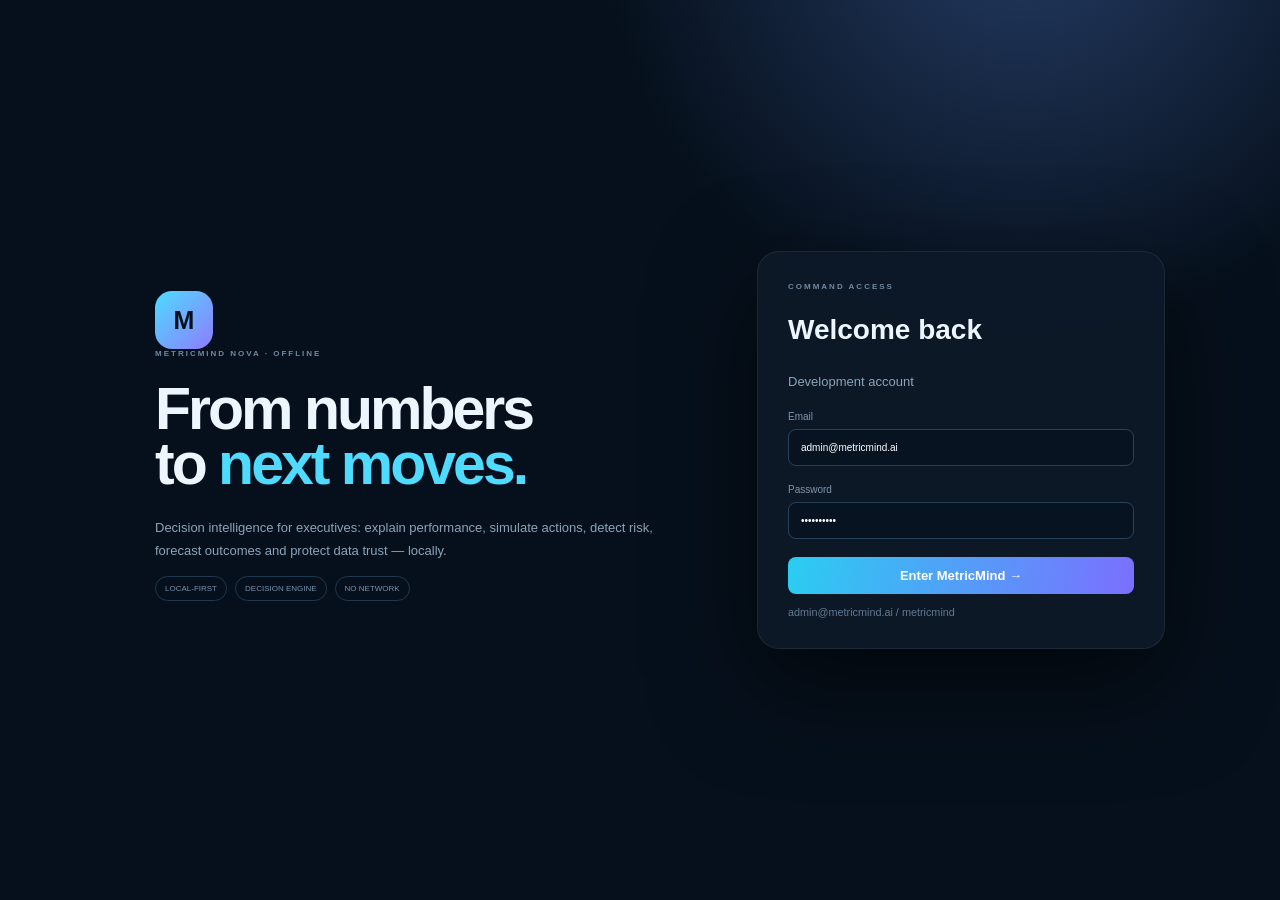
<file: web/index.html>
<!doctype html>
<html><head><meta charset="utf-8"><meta name="viewport" content="width=device-width,initial-scale=1">
<title>MetricMind NOVA</title><link rel="stylesheet" href="styles.css"></head><body>
<div id="login" class="login"><div class="login-grid">
<div class="hero-copy"><div class="mark">M</div><div class="eyebrow">METRICMIND NOVA · OFFLINE</div>
<h1>From numbers<br>to <span>next moves.</span></h1><p>Decision intelligence for executives: explain performance, simulate actions, detect risk, forecast outcomes and protect data trust — locally.</p>
<div class="pills"><span>LOCAL-FIRST</span><span>DECISION ENGINE</span><span>NO NETWORK</span></div></div>
<div class="login-card"><div class="eyebrow">COMMAND ACCESS</div><h2>Welcome back</h2><p class="muted">Development account</p>
<label>Email<input id="email" value="admin@metricmind.ai"></label><label>Password<input id="pass" type="password" value="metricmind"></label>
<button class="primary full" onclick="login()">Enter MetricMind →</button><small>admin@metricmind.ai / metricmind</small></div></div></div>

<div id="shell" class="hidden"><aside class="sidebar"><div class="brand"><div class="mini">M</div><b>MetricMind<small>NOVA</small></b></div>
<div class="navtitle">DECIDE</div>
<button class="nav active" onclick="page('command',this)">⌂ Command Center</button><button class="nav" onclick="page('analyst',this)">✦ AI Analyst</button>
<button class="nav" onclick="page('scenario',this)">◈ Scenario Lab</button><button class="nav" onclick="page('actions',this)">◎ Action Board</button>
<div class="navtitle">UNDERSTAND</div><button class="nav" onclick="page('root',this)">⌁ Root Cause Map</button><button class="nav" onclick="page('forecast',this)">↗ Forecast</button><button class="nav" onclick="page('alerts',this)">⚠ Signal Radar</button>
<div class="navtitle">TRUST</div><button class="nav" onclick="page('trust',this)">✓ Data Trust</button><button class="nav" onclick="page('lineage',this)">⌘ Metric Lineage</button><button class="nav" onclick="page('audit',this)">▤ Audit Trail</button>
<div class="sidebottom">● LOCAL ENGINE<br><small>No network dependency</small><button class="signout" onclick="location.reload()">Sign out</button></div></aside>

<main class="main"><header><div><div class="eyebrow">DECISION INTELLIGENCE</div><h2 id="title">Command Center</h2></div><div class="live">● LOCAL / LIVE <button class="ghost" onclick="exportCSV()">Export Data</button></div></header>

<section id="command" class="view"><div class="filters"><select id="region" onchange="render()"><option>All regions</option></select><select id="category" onchange="render()"><option>All categories</option></select><button class="ghost" onclick="resetFilters()">Reset</button><span class="filter-note">Decision view updates locally</span></div>
<div class="health-strip"><div><span>DATA FRESHNESS</span><b>LOCAL DATASET</b><small>Ready · 0 network calls</small></div><div><span>PROFIT TARGET</span><b>25%</b><small id="targetState">Monitoring</small></div><div><span>ALERTS</span><b id="alertCount">—</b><small>Priority signals</small></div><div><span>RECOMMENDATION</span><b id="recState">—</b><small>Next best move</small></div></div>
<div class="kpis"><div><span>Revenue</span><b id="revenue">—</b></div><div><span>Profit</span><b id="profit">—</b></div><div><span>Margin</span><b id="margin">—</b></div><div><span>Units</span><b id="units">—</b></div><div><span>Discount leakage</span><b id="disc">—</b></div><div><span>Trust</span><b>96%</b></div></div>
<div class="decision"><div><div class="eyebrow green">✦ DECISION SIGNAL</div><h2 id="signal">—</h2><p id="signalText" class="muted">—</p></div><strong id="impact">—</strong></div>
<div class="exec-grid"><div class="panel"><div class="eyebrow">EXECUTIVE READOUT</div><h3 id="execHeadline">—</h3><p id="execBody" class="muted">—</p><button class="ghost" onclick="page('actions',document.querySelectorAll('.nav')[3])">Open Action Board →</button></div><div class="panel"><div class="eyebrow">TARGET GAP</div><div id="targetGap" class="gap-score">—</div><p id="targetGapText" class="muted">—</p></div><div class="panel"><div class="eyebrow">DECISION CONFIDENCE</div><div id="decisionConfidence" class="gap-score">—</div><p class="muted">Based on data completeness, signal strength and rule consistency.</p></div></div>
<div class="grid"><div class="panel"><div class="eyebrow">PERFORMANCE</div><h3>Revenue trajectory</h3><div id="trend" class="bars"></div></div>
<div class="panel"><div class="eyebrow">PORTFOLIO</div><h3>Category economics</h3><div id="cats" class="bars"></div></div></div>
<div class="grid"><div class="panel"><div class="eyebrow">MARKETS</div><h3>Regional performance</h3><div id="regions" class="bars"></div></div>
<div class="panel"><div class="eyebrow">TOP MARKETS</div><h3>Country leaderboard</h3><div id="countries"></div></div></div></section>

<section id="analyst" class="view hidden"><div class="intro"><div class="eyebrow">CONVERSATIONAL INTELLIGENCE</div><h1>Ask the company data.</h1><p class="muted">Common business questions are interpreted and calculated locally.</p></div>
<div class="panel"><div class="ask"><input id="question" placeholder="Which region has the strongest margin?"><button class="primary" onclick="ask()">Analyze →</button></div>
<div class="suggest"><button onclick="askq('Which region has the strongest margin?')">Strongest margin</button><button onclick="askq('Which category drives revenue?')">Revenue driver</button><button onclick="askq('Where is discount leakage highest?')">Discount leakage</button><button onclick="askq('Which country needs attention?')">Risk market</button><button onclick="askq('What should management do next?')">Next move</button></div>
<div id="answer" class="answer">Your governed answer will appear here.</div></div></section>

<section id="scenario" class="view hidden"><div class="intro"><div class="eyebrow">WHAT-IF DECISION ENGINE</div><h1>Scenario Lab.</h1><p class="muted">Change business levers before taking action.</p></div>
<div class="scenario"><div class="panel"><label>Price change <output id="po">0%</output><input id="ps" type="range" min="-15" max="20" value="0"></label>
<label>Discount change <output id="do">0%</output><input id="ds" type="range" min="-10" max="10" value="0"></label>
<label>Volume change <output id="vo">0%</output><input id="vs" type="range" min="-20" max="30" value="0"></label>
<button class="primary full" onclick="runScenario()">Run scenario</button><div id="scenarioText" class="answer">Adjust the levers and run a scenario.</div></div>
<div class="panel"><div class="compare"><div><span>BASELINE</span><b id="base">—</b></div><i>→</i><div><span>SCENARIO</span><b id="sc">—</b></div></div><div class="three"><div>Profit<b id="sp">—</b></div><div>Margin<b id="sm">—</b></div><div>Profit Δ<b id="sd">—</b></div></div><div class="eyebrow matrix-title">SENSITIVITY SNAPSHOT</div><div id="scenarioMatrix" class="matrix"></div></div></div></section>

<section id="actions" class="view hidden"><div class="intro"><div class="eyebrow">PRESCRIPTIVE LAYER</div><h1>Action Board.</h1><p class="muted">Prioritized next moves from the current data profile.</p></div><div id="actionsBox" class="cards"></div></section>

<section id="root" class="view hidden"><div class="intro"><div class="eyebrow">CAUSAL EXPLORATION</div><h1>Root Cause Map.</h1><p class="muted">Follow evidence from KPI movement to business drivers.</p></div><div class="grid"><div class="panel center" id="rootMap"></div><div class="panel"><div class="eyebrow">IMPACT</div><div id="rootScore" class="score">—</div><div id="rootText" class="answer"></div></div></div><div class="panel root-evidence"><div class="eyebrow">EVIDENCE STACK</div><div id="rootEvidence" class="evidence-grid"></div></div></section>

<section id="forecast" class="view hidden"><div class="intro"><div class="eyebrow">PREDICTIVE LAYER</div><h1>Forecast Studio.</h1><p class="muted">Transparent baseline with visible assumptions.</p></div><div class="panel"><div class="forecastHead"><div>METHOD<b>Trend-adjusted run rate</b></div><div>HORIZON<b>3 periods</b></div><div>CONFIDENCE<b>Baseline</b></div></div><div id="forecastChart" class="forecast"></div><div id="forecastRows"></div><div class="forecast-note"><b>Forecast guardrail:</b> baseline only. No model is claimed until historical backtesting is available. <span id="forecastRange">—</span></div></div></section>

<section id="alerts" class="view hidden"><div class="intro"><div class="eyebrow">EARLY WARNING SYSTEM</div><h1>Signal Radar.</h1></div><div id="alertsBox" class="cards"></div></section>

<section id="trust" class="view hidden"><div class="intro"><div class="eyebrow">GOVERNANCE</div><h1>Data Trust Center.</h1><p class="muted">Quality, completeness and calculation integrity.</p></div>
<div class="trustTop"><div class="trustScore"><span>TRUST SCORE</span><b id="tscore">96%</b><small id="tlabel">HEALTHY</small></div><div class="panel" id="tsummary"></div></div><div id="checks" class="trustGrid"></div><div class="panel trust-profile"><div class="eyebrow">DATA PROFILE</div><div id="trustProfile" class="profile-grid"></div></div></section>

<section id="lineage" class="view hidden"><div class="intro"><div class="eyebrow">METRIC GOVERNANCE</div><h1>Metric Lineage.</h1></div>
<div class="lineage"><div>RAW DATA</div><i>↓</i><div>VALIDATED DATA</div><i>↓</i><div>GOVERNED METRICS</div><i>↓</i><div>DECISION KPI</div></div>
<div class="grid"><div class="panel"><h3>Revenue</h3><p class="muted">Σ transaction revenue</p><code>revenue = units × price</code></div><div class="panel"><h3>Profit</h3><p class="muted">Net revenue minus cost and shipping</p><code>profit = net_revenue − cost − shipping</code></div><div class="panel"><h3>Margin</h3><p class="muted">Profit efficiency</p><code>margin = profit / net_revenue</code></div><div class="panel"><h3>Discount Leakage</h3><p class="muted">Revenue given away</p><code>discount_rate = discount / revenue</code></div></div></section>

<section id="audit" class="view hidden"><div class="intro"><div class="eyebrow">ACCOUNTABILITY</div><h1>Audit Trail.</h1></div><div class="panel" id="auditBox">No activity yet.</div></section>
</main></div>

<script>
const DATA=[{"transaction_id":"TX00001","month":"2026-01","region":"Europe","country":"France","category":"Office","product":"Scanner","units":93,"revenue":22509.34,"discount":1968.72,"net_revenue":20540.62,"cost":16174.31,"shipping":698.09,"profit":3668.22},{"transaction_id":"TX00002","month":"2026-01","region":"Europe","country":"United Kingdom","category":"Clothing","product":"Jacket","units":112,"revenue":6396.89,"discount":317.82,"net_revenue":6079.07,"cost":4172.31,"shipping":108.03,"profit":1798.73},{"transaction_id":"TX00003","month":"2026-01","region":"Europe","country":"United Kingdom","category":"Electronics","product":"Laptop","units":67,"revenue":48131.34,"discount":3806.95,"net_revenue":44324.39,"cost":33631.57,"shipping":1756.82,"profit":8936.0},{"transaction_id":"TX00004","month":"2026-01","region":"Asia","country":"Singapore","category":"Office","product":"Printer","units":100,"revenue":13201.35,"discount":1269.4,"net_revenue":11931.95,"cost":7542.32,"shipping":252.87,"profit":4136.76},{"transaction_id":"TX00005","month":"2026-01","region":"North America","country":"United States","category":"Office","product":"Printer","units":32,"revenue":13506.62,"discount":640.67,"net_revenue":12865.95,"cost":8506.66,"shipping":289.18,"profit":4070.11},{"transaction_id":"TX00006","month":"2026-01","region":"Middle East","country":"UAE","category":"Electronics","product":"Headphones","units":111,"revenue":20674.41,"discount":1527.91,"net_revenue":19146.5,"cost":14182.36,"shipping":791.13,"profit":4173.01},{"transaction_id":"TX00007","month":"2026-01","region":"North America","country":"United States","category":"Office","product":"Paper","units":83,"revenue":50212.26,"discount":1811.98,"net_revenue":48400.28,"cost":37306.54,"shipping":2444.33,"profit":8649.41},{"transaction_id":"TX00008","month":"2026-01","region":"Asia","country":"Japan","category":"Office","product":"Printer","units":76,"revenue":23677.2,"discount":2357.95,"net_revenue":21319.25,"cost":13572.86,"shipping":342.67,"profit":7403.72},{"transaction_id":"TX00009","month":"2026-01","region":"Europe","country":"United Kingdom","category":"Office","product":"Scanner","units":12,"revenue":4582.49,"discount":293.44,"net_revenue":4289.05,"cost":3118.33,"shipping":102.43,"profit":1068.29},{"transaction_id":"TX00010","month":"2026-01","region":"Asia","country":"Singapore","category":"Electronics","product":"Headphones","units":35,"revenue":17511.71,"discount":1227.92,"net_revenue":16283.79,"cost":12187.03,"shipping":460.75,"profit":3636.01},{"transaction_id":"TX00011","month":"2026-01","region":"Asia","country":"India","category":"Electronics","product":"Headphones","units":33,"revenue":3255.56,"discount":277.03,"net_revenue":2978.53,"cost":2187.0,"shipping":89.34,"profit":702.19},{"transaction_id":"TX00012","month":"2026-01","region":"North America","country":"United States","category":"Office","product":"Paper","units":32,"revenue":22219.23,"discount":1494.05,"net_revenue":20725.18,"cost":15767.56,"shipping":717.85,"profit":4239.77},{"transaction_id":"TX00013","month":"2026-01","region":"Europe","country":"Germany","category":"Clothing","product":"Shoes","units":83,"revenue":8391.95,"discount":708.47,"net_revenue":7683.48,"cost":5635.67,"shipping":263.75,"profit":1784.06},{"transaction_id":"TX00014","month":"2026-01","region":"North America","country":"Canada","category":"Home & Garden","product":"Desk","units":16,"revenue":5344.03,"discount":179.83,"net_revenue":5164.2,"cost":2878.33,"shipping":147.3,"profit":2138.57},{"transaction_id":"TX00015","month":"2026-01","region":"Europe","country":"United Kingdom","category":"Office","product":"Printer","units":18,"revenue":4009.01,"discount":387.71,"net_revenue":3621.3,"cost":2431.37,"shipping":159.86,"profit":1030.07},{"transaction_id":"TX00016","month":"2026-01","region":"Europe","country":"France","category":"Clothing","product":"Shoes","units":59,"revenue":26839.19,"discount":1451.64,"net_revenue":25387.55,"cost":17397.7,"shipping":1243.32,"profit":6746.53},{"transaction_id":"TX00017","month":"2026-01","region":"Europe","country":"United Kingdom","category":"Home & Garden","product":"Desk","units":29,"revenue":16410.81,"discount":341.65,"net_revenue":16069.16,"cost":11430.39,"shipping":854.22,"profit":3784.55},{"transaction_id":"TX00018","month":"2026-01","region":"Asia","country":"Singapore","category":"Home & Garden","product":"Desk","units":94,"revenue":20782.84,"discount":2004.59,"net_revenue":18778.25,"cost":12117.13,"shipping":794.81,"profit":5866.31}];
const $=id=>document.getElementById(id),sum=(a,k)=>a.reduce((s,x)=>s+Number(x[k]||0),0);const group=(a,k)=>a.reduce((m,x)=>((m[x[k]]??=[]).push(x),m),{});const money=n=>'$'+Math.round(n).toLocaleString(),pct=n=>Number(n).toFixed(1)+'%';let audit=[];
function login(){if($('email').value.toLowerCase()==='admin@metricmind.ai'&&$('pass').value==='metricmind'){$('login').classList.add('hidden');$('shell').classList.remove('hidden');render();log('Signed into local command center')}else alert('Invalid credentials')}
function page(id,btn){document.querySelectorAll('.view').forEach(x=>x.classList.add('hidden'));$(id).classList.remove('hidden');document.querySelectorAll('.nav').forEach(x=>x.classList.remove('active'));if(btn)btn.classList.add('active');$('title').textContent=btn?btn.textContent.trim():id;if(id==='root')root();if(id==='forecast')forecast();if(id==='actions')actions();if(id==='alerts')alerts();if(id==='trust')trust();if(id==='audit')auditView()}
function filt(){let r=$('region').value,c=$('category').value;return DATA.filter(x=>(r==='All regions'||x.region===r)&&(c==='All categories'||x.category===c))}
function bars(id,vals){let mx=Math.max(...vals.map(x=>x[1]),1);$(id).innerHTML=vals.map(x=>`<div class="barwrap"><div class="bar" style="height:${Math.max(8,x[1]/mx*88)}%"></div><small>${x[0]}</small></div>`).join('')}
function resetFilters(){$('region').value='All regions';$('category').value='All categories';render();log('Filters reset')}
function render(){let a=filt(),rev=sum(a,'revenue'),profit=sum(a,'profit'),net=sum(a,'net_revenue'),disc=sum(a,'discount'),margin=profit/net*100,discRate=disc/rev*100;$('revenue').textContent=money(rev);$('profit').textContent=money(profit);$('margin').textContent=pct(margin);$('units').textContent=sum(a,'units').toLocaleString();$('disc').textContent=pct(discRate);let rg=group(a,'region'),cg=group(a,'category'),ct=group(a,'country');bars('trend',Object.entries(group(a,'month')).sort().map(([k,v])=>[k,sum(v,'revenue')]));bars('cats',Object.entries(cg).map(([k,v])=>[k,sum(v,'revenue')]));bars('regions',Object.entries(rg).map(([k,v])=>[k,sum(v,'revenue')]));let cs=Object.entries(ct).map(([k,v])=>[k,sum(v,'revenue')]).sort((a,b)=>b[1]-a[1]);$('countries').innerHTML=cs.slice(0,8).map((x,i)=>`<div class="row"><span>${String(i+1).padStart(2,'0')}</span><b>${x[0]}<small>${money(x[1])}</small></b></div>`).join('');let rs=Object.entries(rg).map(([k,v])=>[k,sum(v,'profit')/sum(v,'net_revenue')*100,sum(v,'discount')/sum(v,'revenue')*100,sum(v,'profit')]).sort((a,b)=>a[1]-b[1]),w=rs[0],b=rs[rs.length-1],impact=Math.min(98,Math.max(45,Math.round(55+(b[1]-w[1])*3))),gap=margin-25;$('signal').textContent=w[0]+' is the first place to investigate';$('signalText').textContent='Margin '+pct(w[1])+' vs '+pct(b[1])+' in '+b[0]+'. Review discount intensity and shipping cost before changing volume targets.';$('impact').textContent=impact+'/100';$('targetGap').textContent=(gap>=0?'+':'')+pct(gap);$('targetGapText').textContent=gap>=0?'Above the 25% management target.':'Below the 25% management target; investigate margin leakage.';$('targetState').textContent=gap>=0?'Above target':'Below target';let confidence=Math.min(96,Math.max(62,Math.round(78+(margin>20?8:0)-(discRate>12?6:0))));$('decisionConfidence').textContent=confidence+'%';$('alertCount').textContent=rs.filter(x=>x[1]<18||x[2]>12).length;$('recState').textContent=w[0];$('execHeadline').textContent=margin<25?'Protect margin before scaling volume':'Scale the strongest market selectively';$('execBody').textContent=margin<25?'The portfolio is below the 25% target. Focus first on '+w[0]+' where margin is '+pct(w[1])+'.':'The portfolio clears target. Use '+b[0]+' as the benchmark and test expansion with a controlled scenario.';renderRecommendations();renderAlerts();renderRoot();renderForecast();renderTrust();renderAudit()}
function askq(q){$('question').value=q;ask()}
function ask(){let q=$('question').value.toLowerCase(),a=filt(),key=q.includes('category')?'category':q.includes('country')||q.includes('market')?'country':'region',g=group(a,key),v=Object.entries(g).map(([k,x])=>({k,rev:sum(x,'revenue'),margin:sum(x,'profit')/sum(x,'net_revenue')*100,disc:sum(x,'discount')/sum(x,'revenue')*100})),best=q.includes('margin')?v.sort((a,b)=>b.margin-a.margin)[0]:q.includes('discount')?v.sort((a,b)=>b.disc-a.disc)[0]:v.sort((a,b)=>b.rev-a.rev)[0];if(q.includes('next')||q.includes('management')){let rg=group(a,'region'),rs=Object.entries(rg).map(([k,x])=>({k,margin:sum(x,'profit')/sum(x,'net_revenue')*100,disc:sum(x,'discount')/sum(x,'revenue')*100})).sort((a,b)=>a.margin-b.margin);best={k:rs[0].k,rev:sum(rg[rs[0].k],'revenue'),margin:rs[0].margin,disc:rs[0].disc}}$('answer').textContent=`GOVERNED LOCAL ANSWER\n\n${best.k} is the leading result.\nRevenue: ${money(best.rev)}\nMargin: ${pct(best.margin)}\nDiscount rate: ${pct(best.disc)}\n\nTRACE\n✓ Intent interpreted locally\n✓ Governed metric selected\n✓ Data grouped and ranked\n✓ No external service contacted\n\nNEXT MOVE\nInvestigate ${best.k} and run a scenario before acting.`;log('Analyst: '+$('question').value)}
function runScenario(){let a=filt(),br=sum(a,'revenue'),bp=sum(a,'profit'),p=+$('ps').value/100,d=+$('ds').value/100,v=+$('vs').value/100,nr=br*(1+p)*(1+v),nd=sum(a,'discount')*(1+d)*(1+v),nn=nr-nd,np=nn-sum(a,'cost')*(1+v)-sum(a,'shipping')*(1+v);$('base').textContent=money(br);$('sc').textContent=money(nr);$('sp').textContent=money(np);$('sm').textContent=pct(np/nn*100);$('sd').textContent=(np-bp>=0?'+':'')+money(np-bp);$('scenarioText').textContent=(np>=bp?'POSITIVE':'NEGATIVE')+' SCENARIO\n\nProfit change: '+(np-bp>=0?'+':'')+money(np-bp)+'\nValidate demand elasticity and operational constraints before execution.';let matrix=[[-5,0,5],[0,3,6],[5,8,11]].map((d,i)=>d.map((dd,j)=>{let sr=br*(1+[-.05,0,.05][j])*(1+v),sd=sum(a,'discount')*(1+dd/100)*(1+v),sn=sr-sd,sp=sn-sum(a,'cost')*(1+v)-sum(a,'shipping')*(1+v);return `<span class='${sp>=bp?'good':'bad'}'>${money(sp-bp)}</span>`}).join(''));$('scenarioMatrix').innerHTML='<div class="matrix-head"><span>-5% disc</span><span>0%</span><span>+5%</span></div>'+matrix.map((r,i)=>'<div class="matrix-row"><small>'+[-5,0,5][i]+'% price</small>'+r+'</div>').join('');log('Scenario executed')}
['ps','ds','vs'].forEach(x=>$(x).oninput=()=>{$('po').textContent=$('ps').value+'%';$('do').textContent=$('ds').value+'%';$('vo').textContent=$('vs').value+'%'})
function actions(){let a=filt(),rg=group(a,'region'),rs=Object.entries(rg).map(([k,v])=>[k,sum(v,'profit')/sum(v,'net_revenue')*100]).sort((a,b)=>a[1]-b[1]),w=rs[0],b=rs[rs.length-1];$('actionsBox').innerHTML=[['01','Protect margin','Review discount leakage in '+w[0]+'.','HIGH'],['02','Benchmark leader','Use '+b[0]+' as the internal margin benchmark.','MEDIUM'],['03','Run scenario','Test a 3–5% discount reduction before changing volume targets.','HIGH']].map(x=>`<div class="action"><strong>${x[0]}</strong><div><div class="eyebrow">${x[3]}</div><h3>${x[1]}</h3><p>${x[2]}</p></div></div>`).join('')}
function root(){let a=filt(),rg=group(a,'region'),rs=Object.entries(rg).map(([k,v])=>[k,sum(v,'profit')/sum(v,'net_revenue')*100,sum(v,'discount')/sum(v,'revenue')*100,sum(v,'profit')]).sort((a,b)=>a[1]-b[1]),w=rs[0],b=rs[rs.length-1],score=Math.min(98,Math.max(45,Math.round(55+(b[1]-w[1])*3)));$('rootScore').textContent=score+'/100';$('rootMap').innerHTML=`<div class="node blue">Margin movement<small>Executive KPI</small></div><i>↓</i><div class="node">Region: <b>${w[0]}</b><small>Margin ${pct(w[1])}</small></div><i>↓</i><div class="branch"><div class="node">Discount<small>${pct(w[2])}</small></div><div class="node">Profit<small>${money(sum(rg[w[0]],'profit'))}</small></div></div><i>↓</i><div class="node green">Action: test discount + pricing scenario</div>`;$('rootText').textContent=`Impact ${score}/100.\n\nWeakest region: ${w[0]}.\nBenchmark: ${b[0]}.\nPrimary driver to investigate: discount intensity.\nSecondary drivers: shipping and country mix.`;$('rootEvidence').innerHTML=`<div><b>Margin gap</b><span>${pct(b[1]-w[1])}</span><small>${b[0]} vs ${w[0]}</small></div><div><b>Discount rate</b><span>${pct(w[2])}</span><small>${w[0]} observed rate</small></div><div><b>Profit contribution</b><span>${money(w[3])}</span><small>${w[0]}</small></div>`}
function forecast(){let a=filt(),avg=sum(a,'revenue')/8,vals=[1,2,3].map(i=>avg*(1+i*.045));$('forecastChart').innerHTML=vals.map((v,i)=>`<div class="fp"><div class="fb" style="height:${45+i*20}%"></div><small>P${i+1}</small><b>${money(v)}</b><em>±8%</em></div>`).join('');$('forecastRange').textContent='Planning band: ±8% around each baseline point.';$('forecastRows').innerHTML=vals.map((v,i)=>`<div class="row"><b>Period ${i+1}<small>Trend baseline</small></b><strong>${money(v)}</strong></div>`).join('')}
function alerts(){let a=filt(),rg=group(a,'region'),rs=Object.entries(rg).map(([k,v])=>[k,sum(v,'profit')/sum(v,'net_revenue')*100,sum(v,'discount')/sum(v,'revenue')*100]).sort((a,b)=>a[1]-b[1]);$('alertsBox').innerHTML=rs.map((x,i)=>`<div class="action"><strong>${i<2?'!':'i'}</strong><div><div class="eyebrow">${i<2?'HIGH SIGNAL':'WATCH'}</div><h3>${x[0]}</h3><p>Margin ${pct(x[1])} · Discount ${pct(x[2])}. ${x[1]<18?'Review pricing and discount leakage.':'Monitor movement.'}</p></div></div>`).join('')}
function trust(){let a=filt(),req=['transaction_id','month','region','country','category','product','units','revenue','discount','net_revenue','cost','shipping','profit'],missing=req.filter(k=>a.some(x=>x[k]===undefined||x[k]==='')),ids=a.map(x=>x.transaction_id),dup=ids.length-new Set(ids).size,score=100-(missing.length?15:0)-(dup?15:0);$('tscore').textContent=score+'%';$('tlabel').textContent=score>=95?'HEALTHY':'REVIEW';$('tsummary').textContent=`${a.length} records analyzed. Missing-field groups: ${missing.length}. Duplicate IDs: ${dup}. Browser-local calculations active. No network dependency.`;let c=[['Schema validation',!missing.length],['Required fields',!missing.length],['Duplicate IDs',!dup],['Numeric integrity',a.every(x=>x.revenue>=0&&x.net_revenue>=0)],['Calculation integrity',a.every(x=>Math.abs(x.profit-(x.net_revenue-x.cost-x.shipping))<.01)],['Offline dependency',true]];$('checks').innerHTML=c.map(x=>`<div class="check"><span>${x[0]}</span><b class="${x[1]?'pass':'fail'}">${x[1]?'PASS':'REVIEW'}</b><small>${x[1]?'Validated successfully':'Requires review'}</small></div>`).join('');$('trustProfile').innerHTML=`<div><span>Records</span><b>${a.length}</b></div><div><span>Fields</span><b>${req.length}</b></div><div><span>Missing</span><b>${missing.length}</b></div><div><span>Duplicates</span><b>${dup}</b></div><div><span>Formula checks</span><b>${a.length}</b></div><div><span>Network calls</span><b>0</b></div>`}
function log(x){audit.unshift(new Date().toLocaleTimeString()+' · '+x);auditView()}
function auditView(){$('auditBox').innerHTML=audit.slice(0,30).map(x=>`<div class="audit">${x}</div>`).join('')||'No activity yet.'}
function exportCSV(){let h=Object.keys(DATA[0]).join(','),c=h+'\n'+DATA.map(x=>Object.values(x).join(',')).join('\n'),a=document.createElement('a');a.href=URL.createObjectURL(new Blob([c],{type:'text/csv'}));a.download='metricmind_nova_export.csv';a.click();log('CSV export generated')}
document.addEventListener('keydown',e=>{if(e.key==='/'&&document.activeElement.tagName!=='INPUT'){e.preventDefault();page('analyst',document.querySelectorAll('.nav')[1]);$('question').focus()}if(e.key==='Escape')resetFilters()});
(function init(){[...new Set(DATA.map(x=>x.region))].forEach(x=>$('region').insertAdjacentHTML('beforeend',`<option>${x}</option>`));[...new Set(DATA.map(x=>x.category))].forEach(x=>$('category').insertAdjacentHTML('beforeend',`<option>${x}</option>`));render()})();
</script></body></html>
</file>
<file: web/styles.css>
:root{--bg:#06101c;--panel:#0d1928;--line:#20374e;--text:#edf6ff;--muted:#8ba3b9;--cyan:#4edbff;--violet:#8e7cff;--green:#42e49a;--red:#ff7188}
*{box-sizing:border-box}body{margin:0;background:radial-gradient(circle at 80% -10%,#243b63 0,transparent 30%),var(--bg);color:var(--text);font:13px Segoe UI,Arial,sans-serif}button,input,select{font:inherit}button{cursor:pointer}.hidden{display:none!important}.login{min-height:100vh;display:grid;place-items:center}.login-grid{width:min(1050px,92vw);display:grid;grid-template-columns:1.2fr .8fr;gap:30px}.hero-copy{padding:40px}.mark,.mini{display:grid;place-items:center;background:linear-gradient(135deg,var(--cyan),var(--violet));color:#06101c;font-weight:900}.mark{width:58px;height:58px;border-radius:17px;font-size:25px}.mini{width:37px;height:37px;border-radius:11px}.eyebrow{font-size:8px;letter-spacing:2px;color:#6f89a3;font-weight:900}.green{color:var(--green)}.hero-copy h1{font-size:59px;line-height:.93;letter-spacing:-3px;margin:24px 0}.hero-copy h1 span{color:var(--cyan)}.hero-copy p,.muted{color:var(--muted);line-height:1.8}.pills{display:flex;gap:8px}.pills span{font-size:8px;border:1px solid var(--line);padding:7px 9px;border-radius:20px;color:#7892aa}.login-card{align-self:center;background:#0d1928ee;border:1px solid #ffffff12;border-radius:22px;padding:30px;box-shadow:0 35px 100px #0009}.login-card h2{font-size:28px}.login-card label{display:block;font-size:10px;color:#7f96ac;margin:18px 0}.login-card input,.ask input{display:block;width:100%;margin-top:7px;background:#071321;color:white;border:1px solid #29425b;border-radius:8px;padding:12px}.login-card small{display:block;color:#607992;margin-top:12px}.primary{background:linear-gradient(100deg,#2bcdf1,#7b6fff);border:0;color:#fff;border-radius:8px;padding:11px 16px;font-weight:800}.full{width:100%}.sidebar{position:fixed;top:0;bottom:0;width:235px;padding:18px 13px;background:#071321;border-right:1px solid var(--line)}.brand{display:flex;gap:9px;align-items:center;padding:3px 8px 25px}.brand small{display:block;font-size:7px;color:#668098;letter-spacing:1.5px}.navtitle{font-size:7px;letter-spacing:2px;color:#506981;margin:13px 9px 6px}.nav{display:block;width:100%;text-align:left;border:0;background:transparent;color:#7891a9;padding:10px;border-radius:8px;margin:3px 0;font-size:10px}.nav:hover,.nav.active{background:#13283e;color:#fff}.sidebottom{position:absolute;bottom:15px;left:20px;color:var(--green);font-size:9px}.sidebottom small{color:#58718a}.signout{display:block;background:none;border:0;color:#7891a9;padding:7px 0}.main{margin-left:235px;padding:25px 32px;max-width:1500px}header{display:flex;justify-content:space-between;align-items:flex-start;margin-bottom:18px}header h2{margin:7px 0;font-size:28px}.live{color:var(--green);font-size:9px}.ghost{background:#0d1c2d;color:#9db2c6;border:1px solid #29425b;border-radius:8px;padding:8px;margin-left:10px}.filters{display:flex;gap:8px;margin-bottom:10px}.filters select{background:#0d1c2d;color:#b8cadb;border:1px solid #29425b;border-radius:8px;padding:9px;width:190px}.kpis{display:grid;grid-template-columns:repeat(6,1fr);gap:8px}.kpis>div{background:linear-gradient(145deg,#0d1b2b,#0b1725);border:1px solid var(--line);border-radius:13px;padding:14px}.kpis span{display:block;color:#7891a9;font-size:9px}.kpis b{display:block;font-size:21px;margin-top:7px}.decision{margin-top:10px;padding:20px;border-radius:14px;background:linear-gradient(105deg,#102b40,#171c38);border:1px solid #ffffff0e;display:flex;justify-content:space-between;align-items:center}.decision h2{margin:7px 0}.decision strong{font-size:38px;color:var(--cyan)}.grid{display:grid;grid-template-columns:1.2fr .8fr;gap:10px;margin-top:10px}.panel{background:linear-gradient(145deg,#0c1928,#0a1624);border:1px solid var(--line);border-radius:14px;padding:16px}.panel h3{margin:6px 0 14px}.bars{height:260px;display:flex;align-items:end;gap:8px;padding:10px}.barwrap{height:100%;flex:1;display:flex;align-items:end;position:relative}.bar{width:100%;min-height:7px;background:linear-gradient(#4edbff,#8e7cff);border-radius:5px 5px 0 0}.barwrap small{position:absolute;bottom:-18px;left:50%;transform:translateX(-50%);font-size:7px;color:#607992;white-space:nowrap}.row{display:grid;grid-template-columns:35px 1fr auto;gap:8px;padding:10px 0;border-bottom:1px solid #ffffff0a}.row small{display:block;color:#607992;font-size:8px;margin-top:3px}.intro{margin-bottom:15px}.intro h1{font-size:30px;margin:6px 0}.ask{display:flex;gap:8px}.ask input{flex:1}.suggest{display:flex;gap:7px;flex-wrap:wrap;margin:10px 0}.suggest button{background:#0d1c2d;color:#9db2c6;border:1px solid #29425b;border-radius:20px;padding:7px 10px;font-size:9px}.answer{margin-top:10px;background:#071321;border:1px solid #1e3850;border-radius:9px;padding:14px;color:#a9bfd1;line-height:1.8;white-space:pre-wrap;font-size:10px}.scenario{display:grid;grid-template-columns:.7fr 1.3fr;gap:10px}.scenario label{display:block;color:#7891a9;font-size:10px;margin:17px 0}.scenario output{float:right;color:var(--cyan)}.scenario input{width:100%}.compare{display:grid;grid-template-columns:1fr 50px 1fr;text-align:center;align-items:center}.compare span{font-size:8px;color:#7891a9}.compare b{display:block;font-size:27px;margin:8px}.compare i{font-size:24px;color:var(--cyan)}.three{display:grid;grid-template-columns:repeat(3,1fr);gap:8px;margin-top:25px}.three div{padding:14px;background:#0b1725;border:1px solid var(--line);border-radius:9px;color:#7891a9}.three b{display:block;color:white;margin-top:7px}.cards{display:grid;grid-template-columns:repeat(3,1fr);gap:10px}.action{display:flex;gap:14px;background:linear-gradient(145deg,#0d1b2b,#0b1725);border:1px solid var(--line);border-radius:14px;padding:18px}.action>strong{font-size:24px;color:var(--cyan)}.action p{color:#8ba3b9;line-height:1.7}.root .node{display:inline-block}.center{text-align:center}.node{padding:14px 25px;background:#0b1725;border:1px solid #29425b;border-radius:10px;margin:5px}.node small{display:block;color:#607992;font-size:8px;margin-top:4px}.node.blue{border-color:var(--cyan)}.node.green{border-color:var(--green)}.rootMap i{display:block}.score{font-size:62px;color:var(--cyan);font-weight:900;text-align:center;padding:30px}.forecastHead{display:flex;gap:50px}.forecastHead{color:#7891a9;font-size:8px}.forecastHead b{display:block;color:white;margin-top:5px}.forecast{height:300px;display:flex;justify-content:center;align-items:end;gap:45px;padding:20px}.fp{height:90%;display:flex;flex-direction:column;justify-content:end;align-items:center;gap:7px}.fb{width:60px;background:linear-gradient(#4edbff,#8e7cff);border-radius:7px 7px 0 0}.fp small{color:#7891a9}.trustTop{display:grid;grid-template-columns:250px 1fr;gap:10px}.trustScore{display:grid;place-items:center;background:#0b1725;border:1px solid var(--line);border-radius:14px;padding:25px}.trustScore span{font-size:8px;letter-spacing:2px;color:#7891a9}.trustScore b{font-size:50px;color:var(--green);margin:10px}.trustScore small{color:#7891a9}.trustGrid{display:grid;grid-template-columns:repeat(3,1fr);gap:10px;margin-top:10px}.check{padding:15px;background:#0b1725;border:1px solid var(--line);border-radius:10px}.check b,.check small{display:block;margin-top:7px;font-size:9px}.check small{color:#607992}.pass{color:var(--green)}.fail{color:var(--red)}.lineage{display:flex;justify-content:center;align-items:center;gap:15px;flex-wrap:wrap;margin:20px 0}.lineage div{padding:16px 22px;background:#0b1725;border:1px solid #29425b;border-radius:10px;font-size:9px}.lineage i{color:var(--cyan)}.audit{padding:10px;border-bottom:1px solid #ffffff0a;color:#8ba3b9;font-size:10px}
@media(max-width:1100px){.kpis{grid-template-columns:repeat(3,1fr)}.grid,.scenario{grid-template-columns:1fr}.cards{grid-template-columns:1fr 1fr}}@media(max-width:700px){.sidebar{display:none}.main{margin:0;padding:16px}.kpis,.cards,.trustGrid{grid-template-columns:1fr 1fr}.login-grid{grid-template-columns:1fr}.hero-copy h1{font-size:44px}}
.filter-note{font-size:9px;color:#5e7890;align-self:center;margin-left:4px}.health-strip{display:grid;grid-template-columns:repeat(4,1fr);gap:8px;margin-bottom:10px}.health-strip>div{padding:12px 14px;background:#091625;border:1px solid var(--line);border-radius:11px}.health-strip span{display:block;color:#607992;font-size:7px;letter-spacing:1.4px}.health-strip b{display:block;margin:5px 0;font-size:11px}.health-strip small{color:#7088a0;font-size:8px}.exec-grid{display:grid;grid-template-columns:1.4fr .7fr .7fr;gap:10px;margin-top:10px}.exec-grid h3{margin:7px 0}.gap-score{font-size:34px;font-weight:900;color:var(--cyan);margin:10px 0}.matrix-title{margin-top:20px}.matrix{margin-top:8px;border:1px solid #1b3045;border-radius:9px;overflow:hidden}.matrix-head,.matrix-row{display:grid;grid-template-columns:90px repeat(3,1fr);text-align:center}.matrix-head span,.matrix-row span,.matrix-row small{padding:7px;border-right:1px solid #ffffff0a;border-bottom:1px solid #ffffff0a;font-size:8px}.matrix-row small{color:#7891a9}.matrix .good{color:var(--green)}.matrix .bad{color:var(--red)}.evidence-grid{display:grid;grid-template-columns:repeat(3,1fr);gap:8px;margin-top:10px}.evidence-grid>div{padding:14px;background:#091625;border:1px solid var(--line);border-radius:9px}.evidence-grid b,.evidence-grid span,.evidence-grid small{display:block}.evidence-grid span{font-size:20px;color:var(--cyan);font-weight:800;margin:7px 0}.evidence-grid small{font-size:8px;color:#607992}.forecast-note{margin-top:12px;padding:10px 12px;background:#081625;border-left:3px solid var(--cyan);color:#718aa1;font-size:9px}.forecast-note b{color:#b9ccdb}.fp em{font-size:7px;color:#657f97;font-style:normal}.trust-profile{margin-top:10px}.profile-grid{display:grid;grid-template-columns:repeat(6,1fr);gap:8px;margin-top:10px}.profile-grid>div{padding:11px;background:#091625;border:1px solid var(--line);border-radius:8px}.profile-grid span,.profile-grid b{display:block}.profile-grid span{color:#607992;font-size:8px}.profile-grid b{margin-top:5px}.root-evidence{margin-top:10px}
@media(max-width:1000px){.health-strip,.exec-grid{grid-template-columns:repeat(2,1fr)}.profile-grid{grid-template-columns:repeat(3,1fr)}}
@media(max-width:650px){.health-strip,.exec-grid,.evidence-grid,.profile-grid{grid-template-columns:1fr}.filter-note{display:none}}
</file>
